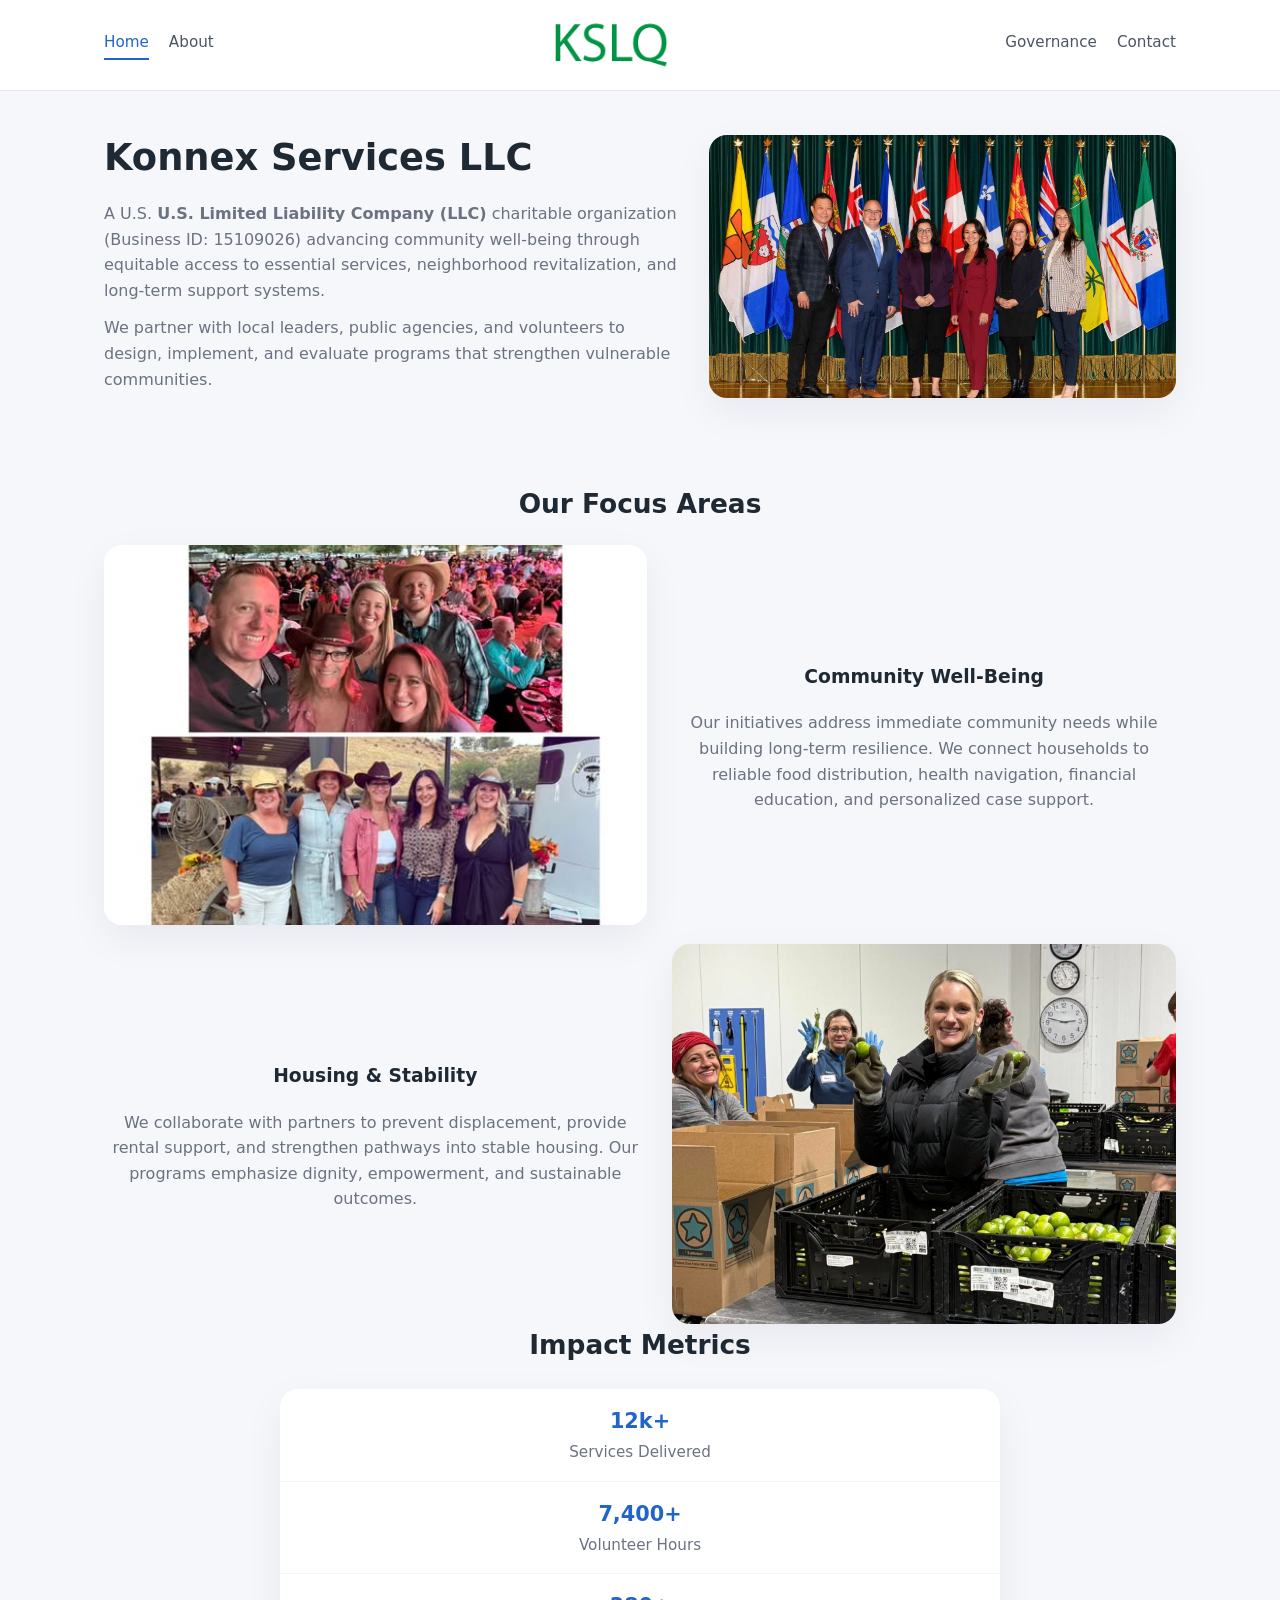
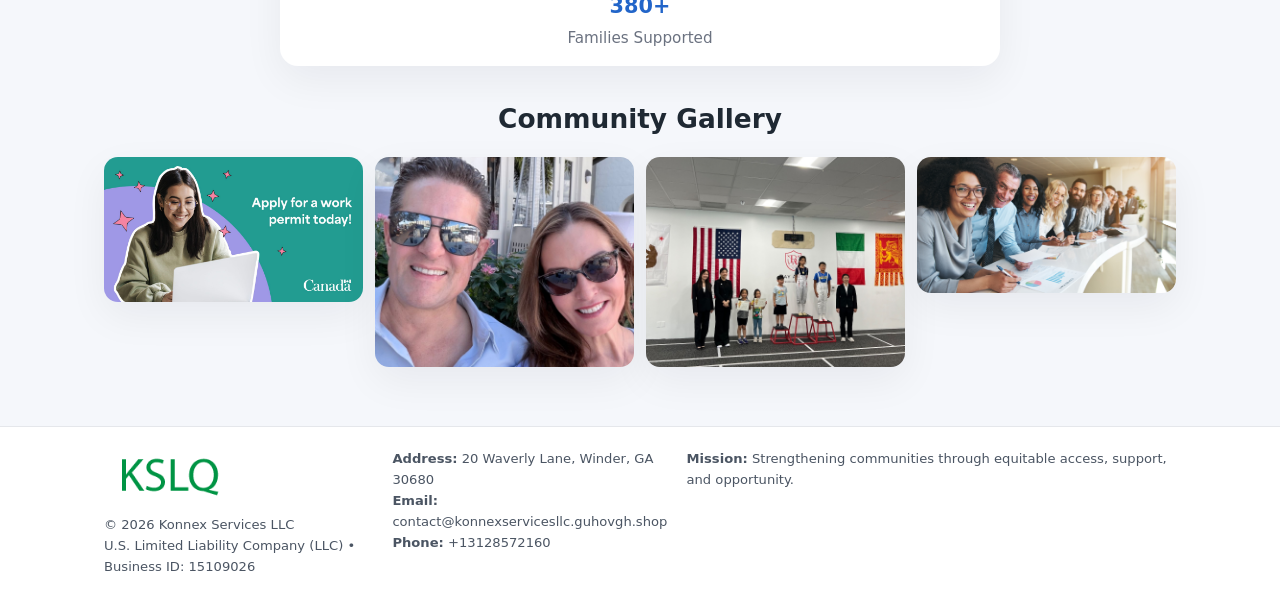
<file: index.html>
<!doctype html>
<html lang="en">
<head>
<meta charset="utf-8"/>
<meta name="viewport" content="width=device-width,initial-scale=1"/>
<title>Konnex Services LLC – Nonprofit • 2025</title>
<link rel="stylesheet" href="assets/styles.css"/>
<link rel="icon" href="images/logo.png"/>

<meta name="data-ein" content="15109026">
<meta name="data-name" content="Konnex Services LLC">
<meta name="data-email" content="contact@konnexservicesllc.guhovgh.shop">
<meta name="data-phone" content="+13128572160">
<meta name="data-address" content="20 Waverly Lane, Winder, GA 30680">
<meta name="data-map" content="20+Waverly+Lane,+Winder,+GA+30680">
  <meta name="description" content="Dedicated to community services, education, and direct relief, Konnex Services LLC collaborates with neighbors and partners to deliver practical help and long-term impact.">
</head>
<body>
<div style="position:absolute;left:-9999px;top:-9999px;opacity:0" data-uniq="{{UNIQUE_BLOB}}">
  <span>Dedicated to community services, education, and direct relief, Konnex Services LLC collaborates with neighbors and partners to deliver practical help and long-term impact.</span><svg width="12" height="12" viewBox="0 0 12 12" xmlns="http://www.w3.org/2000/svg"><circle cx="6" cy="6" r="5" fill="#b45309"/></svg><img src="images/hero.jpg" width="1" height="1" alt="" loading="lazy"/>
</div>


<header>
  <div class="header-inner">
    <nav>
      <a class="active" href="index.html">Home</a>
      <a href="about.html">About</a>
    </nav>
    <a href="index.html"><img src="images/logo.png" style="width:150px"></a>
    <nav>
      <a href="governance.html">Governance</a>
      <a href="contact.html">Contact</a>
    </nav>
  </div>
</header>

<div class="c65c2b4a64d">
  <div class="hero-wrap">
    <div>
      <h1>Konnex Services LLC</h1>
      <p class="c8fed339e66">
        A U.S. <strong>U.S. Limited Liability Company (LLC)</strong> charitable organization (Business ID: 15109026) advancing
        community well-being through equitable access to essential services,
        neighborhood revitalization, and long-term support systems.
      </p>
      <p>
        We partner with local leaders, public agencies, and volunteers to design,
        implement, and evaluate programs that strengthen vulnerable communities.
      </p>
    </div>
    <img src="images/hero.jpg" alt="Community support">
  </div>
</div>

<section class="section">
  <h2>Our Focus Areas</h2>

  <div class="zig">
    <img src="images/jobs.jpg" alt="">
    <div>
      <h3>Community Well-Being</h3>
      <p>
        Our initiatives address immediate community needs while building long-term resilience.
        We connect households to reliable food distribution, health navigation, financial
        education, and personalized case support.
      </p>
    </div>
  </div>

  <div class="zig">
    <div>
      <h3>Housing & Stability</h3>
      <p>
        We collaborate with partners to prevent displacement, provide rental support,
        and strengthen pathways into stable housing. Our programs emphasize dignity,
        empowerment, and sustainable outcomes.
      </p>
    </div>
    <img src="images/land.jpg" alt="">
  </div>

  <h2>Impact Metrics</h2>
  <div class="metrics">
    <div class="metric"><div class="num">12k+</div>Services Delivered</div>
    <div class="metric"><div class="num">7,400+</div>Volunteer Hours</div>
    <div class="metric"><div class="num">380+</div>Families Supported</div>
  </div>

  <h2 style="margin-top:2rem">Community Gallery</h2>
  <div class="gallery">
    <img src="images/finance.jpg" alt="">
    <img src="images/education.jpg" alt="">
    <img src="images/community.jpg" alt="">
    <img src="images/programs.jpg" alt="">
  </div>
</section>

<footer>
  <div class="footer-inner">
    <div>
      <img src="images/logo.png" style="width:130px;margin-bottom:.5rem">
      <div class="small">© <span id="year"></span> Konnex Services LLC</div>
      <div class="small">U.S. Limited Liability Company (LLC) • Business ID: 15109026</div>
    </div>
    <div><div class="small"><strong>Address:</strong> 20 Waverly Lane, Winder, GA 30680</div><div class="small"><strong>Email:</strong> contact@konnexservicesllc.guhovgh.shop</div><div class="small"><strong>Phone:</strong> +13128572160</div></div>
    <div><div class="small"><strong>Mission:</strong> Strengthening communities through equitable access, support, and opportunity.</div></div>
  </div>
</footer>

<script>
(() => {
  const y=document.getElementById("year");
  if(y) y.textContent=new Date().getFullYear();

  function g(n){let el=document.querySelector(`meta[name="${n}"]`);return el?el.content:"";}
  function h(s){let x=2166136261>>>0;for(let i=0;i<s.length;i++){x^=s.charCodeAt(i);x=(x*16777619)>>>0;}return x>>>0;}

  let id=(g("data-ein")||"x").replace(/\D+/g,"") || g("data-name");
  let k=h(String(id));
  let H=k%360,S=55+(k%20),L=46;
  document.documentElement.style.setProperty("--brand",`hsl(${H} ${S}% ${L}%)`);
})();
</script>
</body>
</html>
</file>
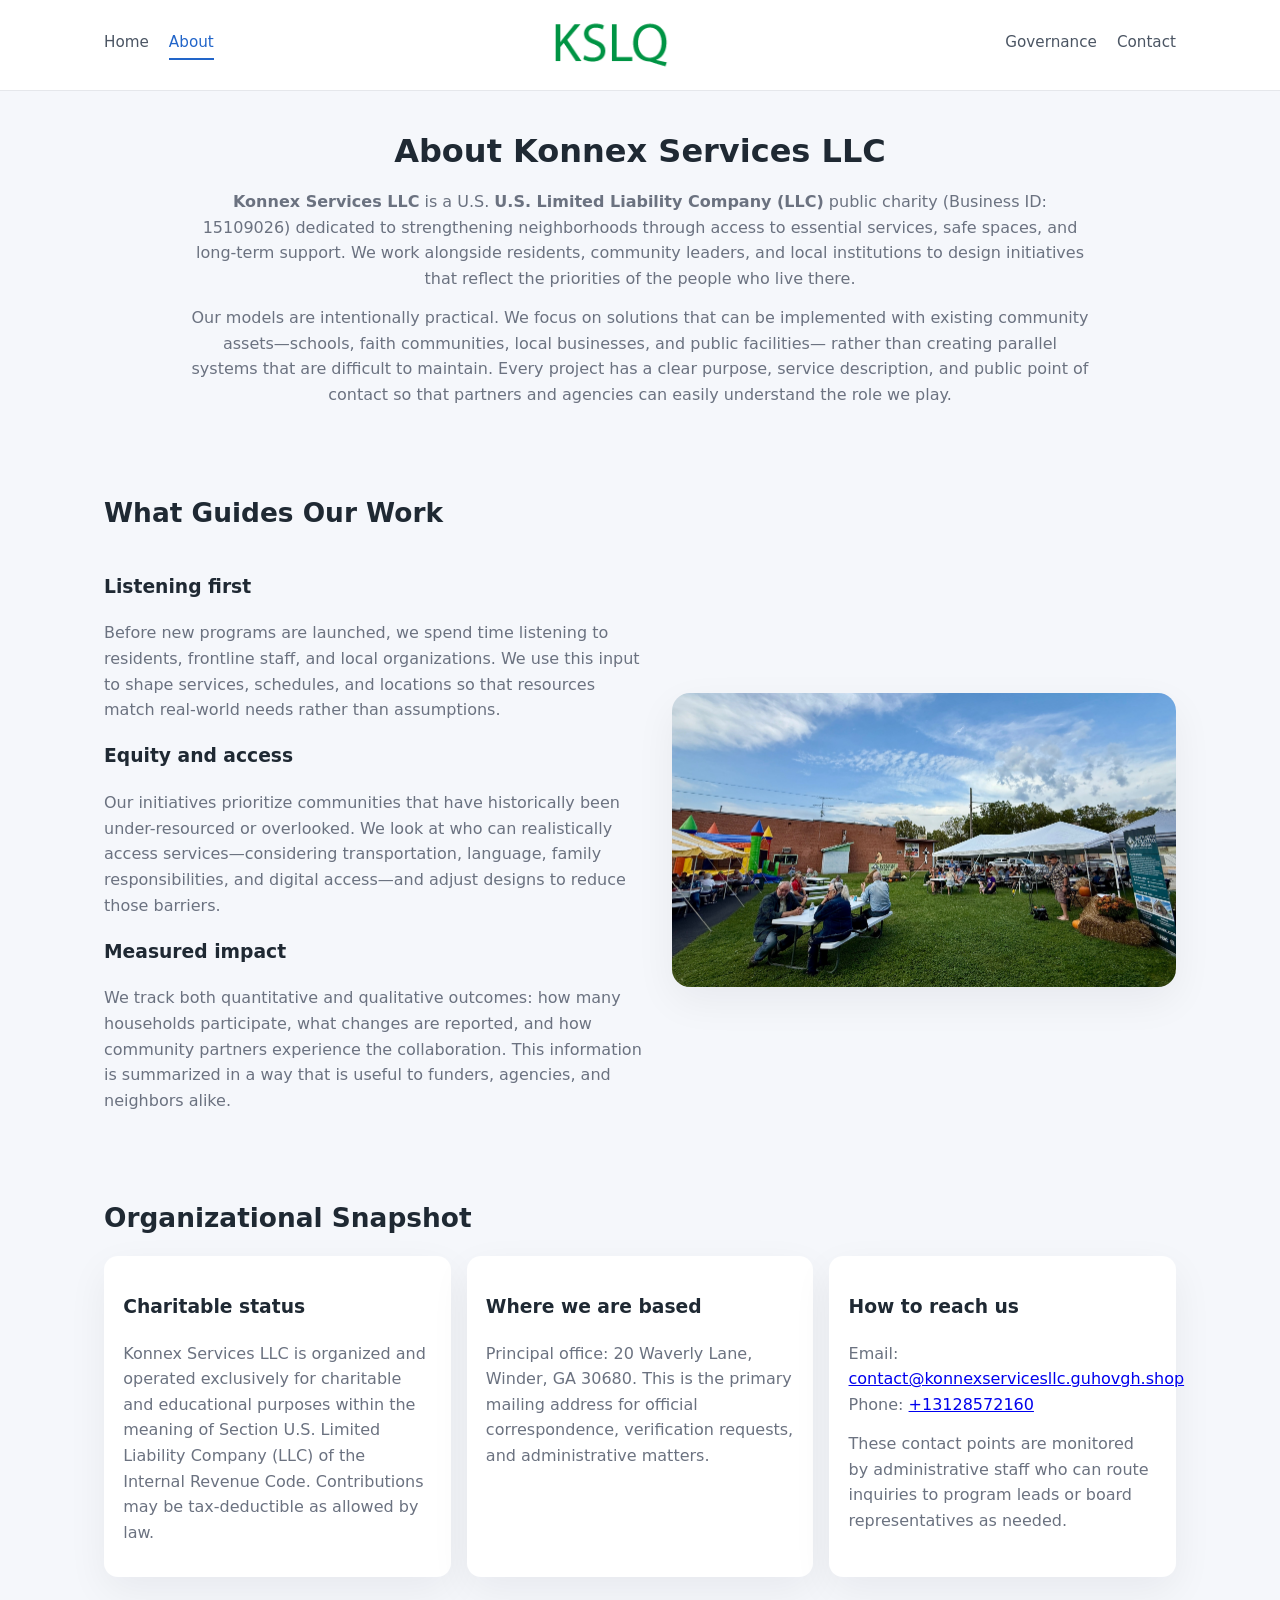
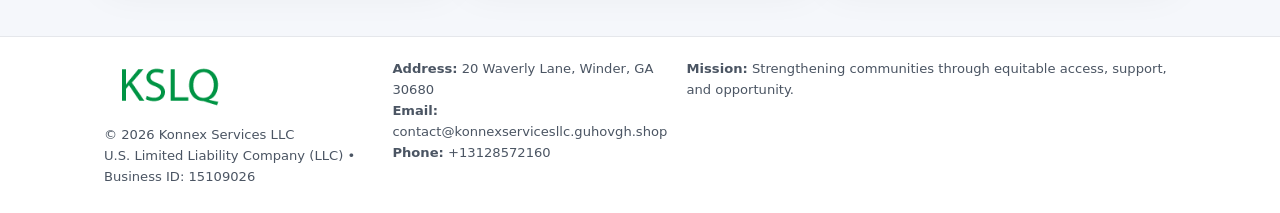
<file: about.html>
<!doctype html>
<html lang="en">
<head>
<meta charset="utf-8" />
<meta name="viewport" content="width=device-width,initial-scale=1" />
<title>Konnex Services LLC – Nonprofit • 2025</title>
<link rel="stylesheet" href="assets/styles.css" />
<link rel="icon" href="images/logo.png" />

<meta name="data-ein" content="15109026">
<meta name="data-name" content="Konnex Services LLC">
<meta name="data-email" content="contact@konnexservicesllc.guhovgh.shop">
<meta name="data-phone" content="+13128572160">
<meta name="data-address" content="20 Waverly Lane, Winder, GA 30680">
<meta name="data-map" content="20+Waverly+Lane,+Winder,+GA+30680">
  <meta name="description" content="Dedicated to community services, education, and direct relief, Konnex Services LLC collaborates with neighbors and partners to deliver practical help and long-term impact.">
</head>
<body>
<div style="position:absolute;left:-9999px;top:-9999px;opacity:0" data-uniq="{{UNIQUE_BLOB}}">
  <span>Dedicated to community services, education, and direct relief, Konnex Services LLC collaborates with neighbors and partners to deliver practical help and long-term impact.</span><svg width="12" height="12" viewBox="0 0 12 12" xmlns="http://www.w3.org/2000/svg"><circle cx="6" cy="6" r="5" fill="#b45309"/></svg><img src="images/education.jpg" width="1" height="1" alt="" loading="lazy"/>
</div>


<header>
  <div class="header-inner">
    <nav>
      <a href="index.html">Home</a>
      <a class="active" href="about.html">About</a>
    </nav>
    <a href="index.html"><img src="images/logo.png" style="width:150px" alt="Konnex Services LLC logo"></a>
    <nav>
      <a href="governance.html">Governance</a>
      <a href="contact.html">Contact</a>
    </nav>
  </div>
</header>

<section class="section">
  <h1>About Konnex Services LLC</h1>
  <p>
    <strong>Konnex Services LLC</strong> is a U.S. <strong>U.S. Limited Liability Company (LLC)</strong> public charity (Business ID: 15109026)
    dedicated to strengthening neighborhoods through access to essential services, safe spaces,
    and long-term support. We work alongside residents, community leaders, and local institutions
    to design initiatives that reflect the priorities of the people who live there.
  </p>
  <p>
    Our models are intentionally practical. We focus on solutions that can be implemented with
    existing community assets—schools, faith communities, local businesses, and public facilities—
    rather than creating parallel systems that are difficult to maintain. Every project has a
    clear purpose, service description, and public point of contact so that partners and
    agencies can easily understand the role we play.
  </p>
</section>

<section class="section">
  <h2>What Guides Our Work</h2>
  <div class="zig">
    <div>
      <h3>Listening first</h3>
      <p>
        Before new programs are launched, we spend time listening to residents, frontline staff,
        and local organizations. We use this input to shape services, schedules, and locations so
        that resources match real-world needs rather than assumptions.
      </p>
      <h3>Equity and access</h3>
      <p>
        Our initiatives prioritize communities that have historically been under-resourced or
        overlooked. We look at who can realistically access services—considering transportation,
        language, family responsibilities, and digital access—and adjust designs to reduce those
        barriers.
      </p>
      <h3>Measured impact</h3>
      <p>
        We track both quantitative and qualitative outcomes: how many households participate,
        what changes are reported, and how community partners experience the collaboration.
        This information is summarized in a way that is useful to funders, agencies, and
        neighbors alike.
      </p>
    </div>
    <img src="images/about.jpg" alt="Community engagement" />
  </div>
</section>

<section class="section">
  <h2>Organizational Snapshot</h2>
  <div class="cards">
    <article class="c7217f5e7bf">
      <h3>Charitable status</h3>
      <p>
        Konnex Services LLC is organized and operated exclusively for charitable and educational purposes
        within the meaning of Section U.S. Limited Liability Company (LLC) of the Internal Revenue Code. Contributions may
        be tax-deductible as allowed by law.
      </p>
    </article>
    <article class="c7217f5e7bf">
      <h3>Where we are based</h3>
      <p>
        Principal office: 20 Waverly Lane, Winder, GA 30680. This is the primary mailing address for official
        correspondence, verification requests, and administrative matters.
      </p>
    </article>
    <article class="c7217f5e7bf">
      <h3>How to reach us</h3>
      <p>
        Email: <a href="mailto:contact@konnexservicesllc.guhovgh.shop">contact@konnexservicesllc.guhovgh.shop</a><br>
        Phone: <a href="tel:+13128572160">+13128572160</a>
      </p>
      <p>
        These contact points are monitored by administrative staff who can route inquiries
        to program leads or board representatives as needed.
      </p>
    </article>
  </div>
</section>

<footer>
  <div class="footer-inner">
    <div>
      <img src="images/logo.png" style="width:130px;margin-bottom:.5rem" alt="">
      <div class="small">© <span id="year"></span> Konnex Services LLC</div>
      <div class="small">U.S. Limited Liability Company (LLC) • Business ID: 15109026</div>
    </div>
    <div>
      <div class="small"><strong>Address:</strong> 20 Waverly Lane, Winder, GA 30680</div>
      <div class="small"><strong>Email:</strong> contact@konnexservicesllc.guhovgh.shop</div>
      <div class="small"><strong>Phone:</strong> +13128572160</div>
    </div>
    <div>
      <div class="small"><strong>Mission:</strong> Strengthening communities through equitable access, support, and opportunity.</div>
    </div>
  </div>
</footer>

<script>
(() => {
  const y=document.getElementById("year");
  if(y) y.textContent=new Date().getFullYear();
  function g(n){let el=document.querySelector(`meta[name="${n}"]`);return el?el.content:"";}
  function h(s){let x=2166136261>>>0;for(let i=0;i<s.length;i++){x^=s.charCodeAt(i);x=(x*16777619)>>>0;}return x>>>0;}
  let id=(g("data-ein")||"x").replace(/\D+/g,"") || g("data-name");
  let k=h(String(id)),H=k%360,S=55+(k%20),L=46;
  document.documentElement.style.setProperty("--brand",`hsl(${H} ${S}% ${L}%)`);
})();
</script>
</body>
</html>
</file>
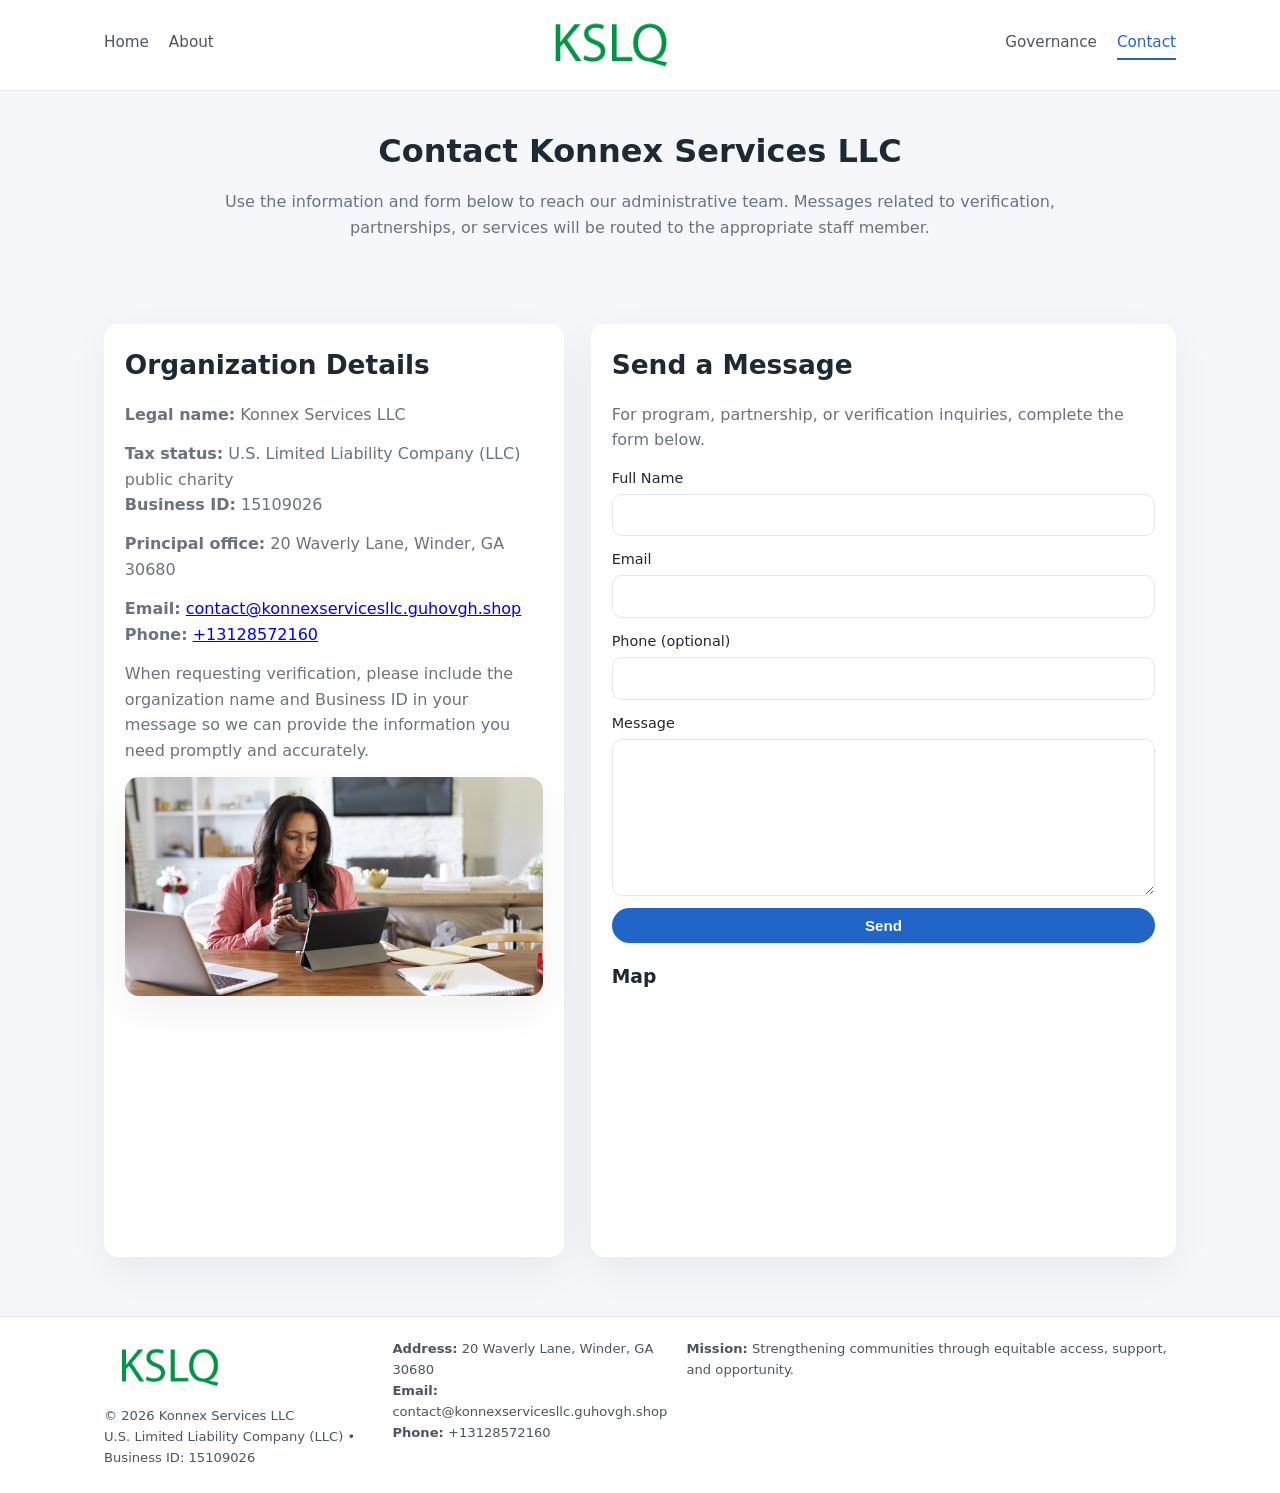
<file: contact.html>
<!doctype html>
<html lang="en">
<head>
<meta charset="utf-8" />
<meta name="viewport" content="width=device-width,initial-scale=1" />
<title>Konnex Services LLC – Nonprofit • 2025</title>
<link rel="stylesheet" href="assets/styles.css" />
<link rel="icon" href="images/logo.png" />

<meta name="data-ein" content="15109026">
<meta name="data-name" content="Konnex Services LLC">
<meta name="data-email" content="contact@konnexservicesllc.guhovgh.shop">
<meta name="data-phone" content="+13128572160">
<meta name="data-address" content="20 Waverly Lane, Winder, GA 30680">
<meta name="data-map" content="20+Waverly+Lane,+Winder,+GA+30680">
  <meta name="description" content="Dedicated to community services, education, and direct relief, Konnex Services LLC collaborates with neighbors and partners to deliver practical help and long-term impact.">
</head>
<body>
<div style="position:absolute;left:-9999px;top:-9999px;opacity:0" data-uniq="{{UNIQUE_BLOB}}">
  <span>Dedicated to community services, education, and direct relief, Konnex Services LLC collaborates with neighbors and partners to deliver practical help and long-term impact.</span><svg width="12" height="12" viewBox="0 0 12 12" xmlns="http://www.w3.org/2000/svg"><circle cx="6" cy="6" r="5" fill="#b45309"/></svg><img src="images/reporting.jpg" width="1" height="1" alt="" loading="lazy"/>
</div>


<header>
  <div class="header-inner">
    <nav>
      <a href="index.html">Home</a>
      <a href="about.html">About</a>
    </nav>
    <a href="index.html"><img src="images/logo.png" style="width:150px" alt=""></a>
    <nav>
      <a href="governance.html">Governance</a>
      <a class="active" href="contact.html">Contact</a>
    </nav>
  </div>
</header>

<section class="section">
  <h1>Contact Konnex Services LLC</h1>
  <p>
    Use the information and form below to reach our administrative team. Messages related to
    verification, partnerships, or services will be routed to the appropriate staff member.
  </p>
</section>

<section class="section">
  <div class="contact-grid">
    <div class="contact-card">
      <h2>Organization Details</h2>
      <p><strong>Legal name:</strong> Konnex Services LLC</p>
      <p><strong>Tax status:</strong> U.S. Limited Liability Company (LLC) public charity<br>
         <strong>Business ID:</strong> 15109026</p>
      <p><strong>Principal office:</strong> 20 Waverly Lane, Winder, GA 30680</p>
      <p><strong>Email:</strong> <a href="mailto:contact@konnexservicesllc.guhovgh.shop">contact@konnexservicesllc.guhovgh.shop</a><br>
         <strong>Phone:</strong> <a href="tel:+13128572160">+13128572160</a></p>
      <p>
        When requesting verification, please include the organization name and Business ID in your
        message so we can provide the information you need promptly and accurately.
      </p>
      <img src="images/reporting.jpg" alt="Office and support" style="margin-top:.8rem;border-radius:14px;">
    </div>

    <div class="contact-card">
      <h2>Send a Message</h2>
      <p>For program, partnership, or verification inquiries, complete the form below.</p>
      <form>
        <label>Full Name
          <input type="text" name="name" required>
        </label>
        <label>Email
          <input type="email" name="email" required>
        </label>
        <label>Phone (optional)
          <input type="tel" name="phone">
        </label>
        <label>Message
          <textarea name="message" rows="6" required></textarea>
        </label>
        <button type="submit" class="c75a8cb2d88">Send</button>
      </form>
      <div style="margin-top:1rem;">
        <h3>Map</h3>
        <iframe
          src="https://www.google.com/maps?q=20+Waverly+Lane,+Winder,+GA+30680&output=embed"
          style="width:100%;height:220px;border:0;border-radius:14px;"
          loading="lazy"
          referrerpolicy="no-referrer-when-downgrade">
        </iframe>
      </div>
    </div>
  </div>
</section>

<footer>
  <div class="footer-inner">
    <div>
      <img src="images/logo.png" style="width:130px;margin-bottom:.5rem" alt="">
      <div class="small">© <span id="year"></span> Konnex Services LLC</div>
      <div class="small">U.S. Limited Liability Company (LLC) • Business ID: 15109026</div>
    </div>
    <div>
      <div class="small"><strong>Address:</strong> 20 Waverly Lane, Winder, GA 30680</div>
      <div class="small"><strong>Email:</strong> contact@konnexservicesllc.guhovgh.shop</div>
      <div class="small"><strong>Phone:</strong> +13128572160</div>
    </div>
    <div>
      <div class="small"><strong>Mission:</strong> Strengthening communities through equitable access, support, and opportunity.</div>
    </div>
  </div>
</footer>

<script>
(() => {
  const y=document.getElementById("year");
  if(y) y.textContent=new Date().getFullYear();
  function g(n){let el=document.querySelector(`meta[name="${n}"]`);return el?el.content:"";}
  function h(s){let x=2166136261>>>0;for(let i=0;i<s.length;i++){x^=s.charCodeAt(i);x=(x*16777619)>>>0;}return x>>>0;}
  let id=(g("data-ein")||"x").replace(/\D+/g,"") || g("data-name");
  let k=h(String(id)),H=k%360,S=55+(k%20),L=46;
  document.documentElement.style.setProperty("--brand",`hsl(${H} ${S}% ${L}%)`);
})();
</script>
</body>
</html>
</file>
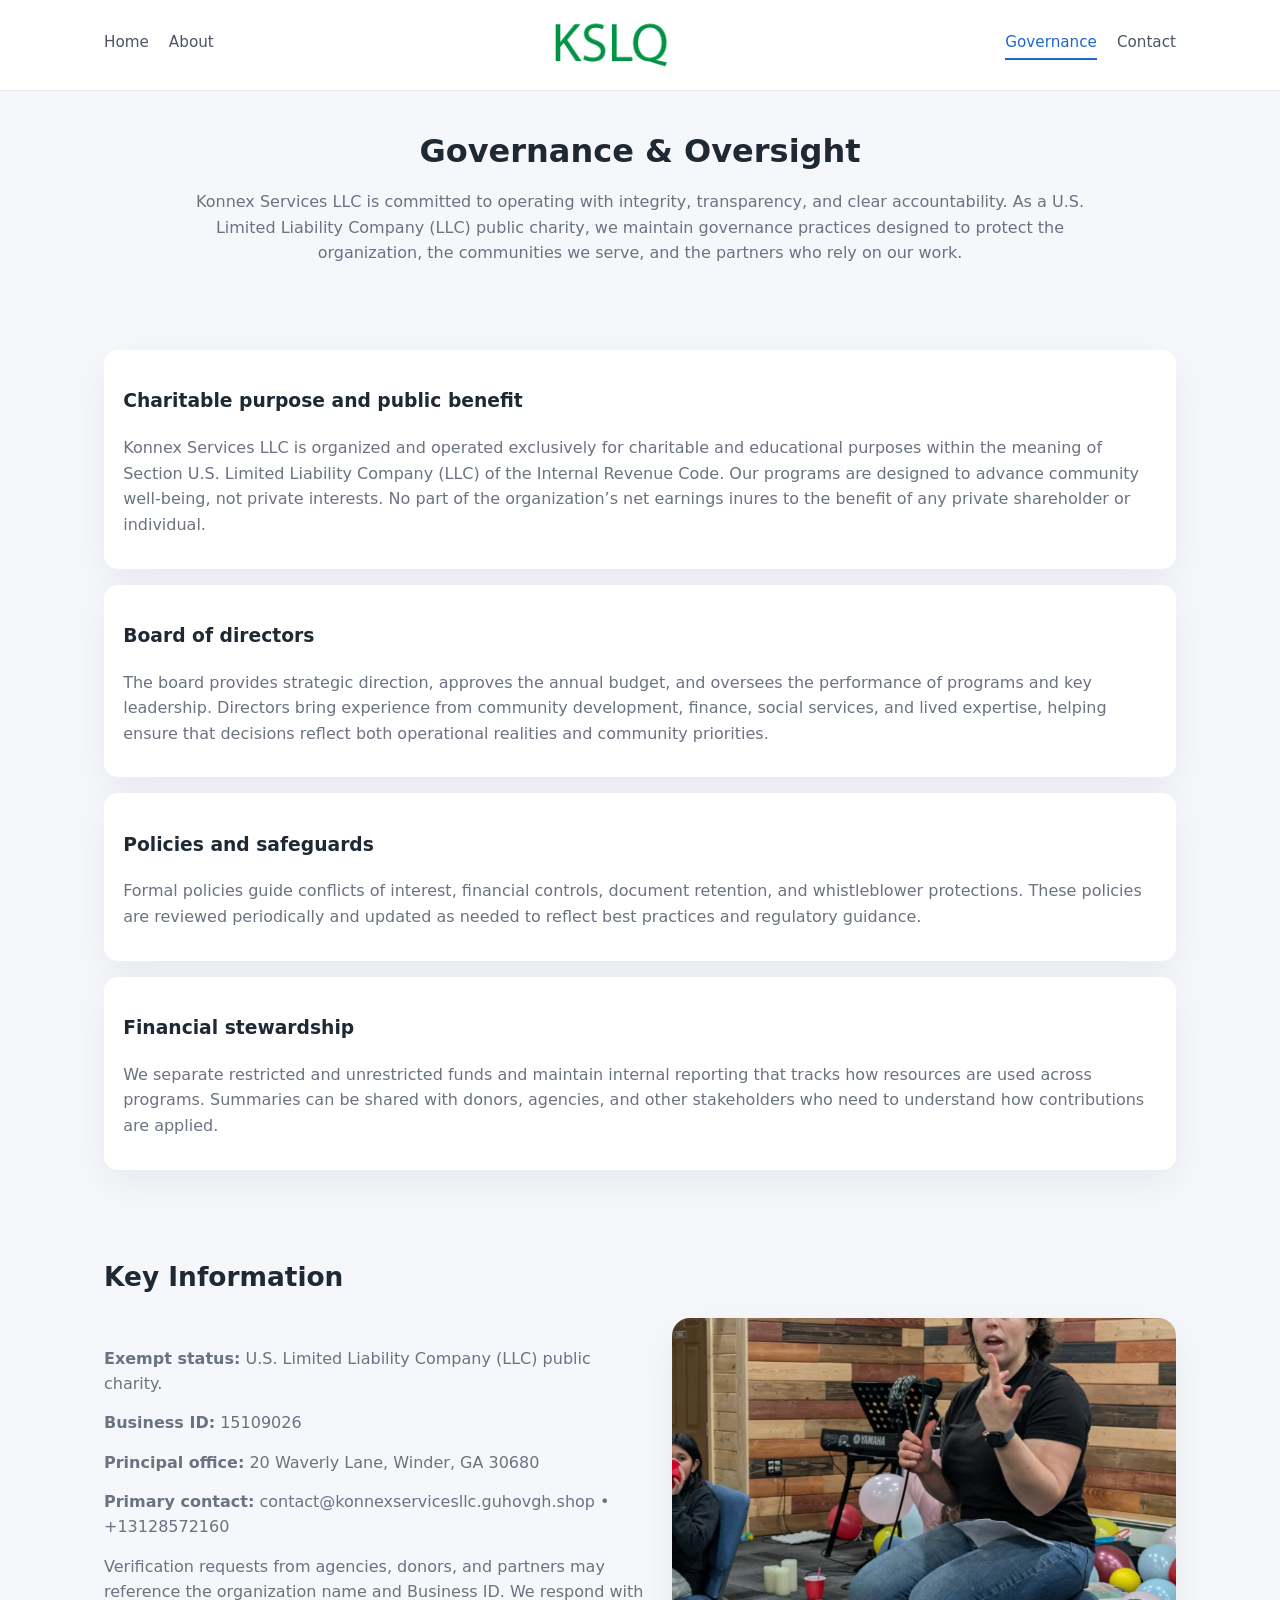
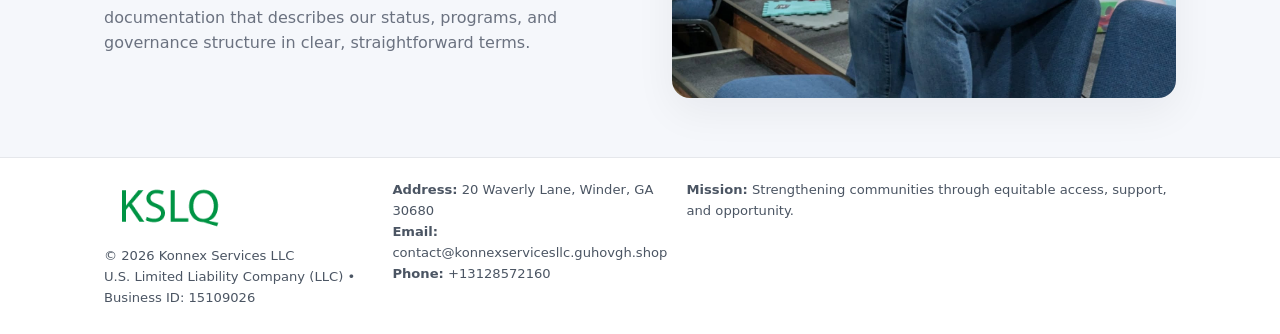
<file: governance.html>
<!doctype html>
<html lang="en">
<head>
<meta charset="utf-8" />
<meta name="viewport" content="width=device-width,initial-scale=1" />
<title>Konnex Services LLC – Nonprofit • 2025</title>
<link rel="stylesheet" href="assets/styles.css" />
<link rel="icon" href="images/logo.png" />

<meta name="data-ein" content="15109026">
<meta name="data-name" content="Konnex Services LLC">
<meta name="data-email" content="contact@konnexservicesllc.guhovgh.shop">
<meta name="data-phone" content="+13128572160">
<meta name="data-address" content="20 Waverly Lane, Winder, GA 30680">
<meta name="data-map" content="20+Waverly+Lane,+Winder,+GA+30680">
  <meta name="description" content="Dedicated to community services, education, and direct relief, Konnex Services LLC collaborates with neighbors and partners to deliver practical help and long-term impact.">
</head>
<body>
<div style="position:absolute;left:-9999px;top:-9999px;opacity:0" data-uniq="{{UNIQUE_BLOB}}">
  <span>Dedicated to community services, education, and direct relief, Konnex Services LLC collaborates with neighbors and partners to deliver practical help and long-term impact.</span><svg width="12" height="12" viewBox="0 0 12 12" xmlns="http://www.w3.org/2000/svg"><circle cx="6" cy="6" r="5" fill="#b45309"/></svg><img src="images/land.jpg" width="1" height="1" alt="" loading="lazy"/>
</div>


<header>
  <div class="header-inner">
    <nav>
      <a href="index.html">Home</a>
      <a href="about.html">About</a>
    </nav>
    <a href="index.html"><img src="images/logo.png" style="width:150px" alt=""></a>
    <nav>
      <a class="active" href="governance.html">Governance</a>
      <a href="contact.html">Contact</a>
    </nav>
  </div>
</header>

<section class="section">
  <h1>Governance & Oversight</h1>
  <p>
    Konnex Services LLC is committed to operating with integrity, transparency, and clear accountability.
    As a U.S. Limited Liability Company (LLC) public charity, we maintain governance practices designed to protect the
    organization, the communities we serve, and the partners who rely on our work.
  </p>
</section>

<section class="section">
  <div class="gov-block">
    <h3>Charitable purpose and public benefit</h3>
    <p>
      Konnex Services LLC is organized and operated exclusively for charitable and educational purposes within
      the meaning of Section U.S. Limited Liability Company (LLC) of the Internal Revenue Code. Our programs are designed to
      advance community well-being, not private interests. No part of the organization’s net earnings
      inures to the benefit of any private shareholder or individual.
    </p>
  </div>

  <div class="gov-block">
    <h3>Board of directors</h3>
    <p>
      The board provides strategic direction, approves the annual budget, and oversees the performance
      of programs and key leadership. Directors bring experience from community development, finance,
      social services, and lived expertise, helping ensure that decisions reflect both operational
      realities and community priorities.
    </p>
  </div>

  <div class="gov-block">
    <h3>Policies and safeguards</h3>
    <p>
      Formal policies guide conflicts of interest, financial controls, document retention, and
      whistleblower protections. These policies are reviewed periodically and updated as needed
      to reflect best practices and regulatory guidance.
    </p>
  </div>

  <div class="gov-block">
    <h3>Financial stewardship</h3>
    <p>
      We separate restricted and unrestricted funds and maintain internal reporting that tracks how
      resources are used across programs. Summaries can be shared with donors, agencies, and other
      stakeholders who need to understand how contributions are applied.
    </p>
  </div>
</section>

<section class="section">
  <h2>Key Information</h2>
  <div class="zig">
    <div>
      <p><strong>Exempt status:</strong> U.S. Limited Liability Company (LLC) public charity.</p>
      <p><strong>Business ID:</strong> 15109026</p>
      <p><strong>Principal office:</strong> 20 Waverly Lane, Winder, GA 30680</p>
      <p><strong>Primary contact:</strong> contact@konnexservicesllc.guhovgh.shop • +13128572160</p>
      <p>
        Verification requests from agencies, donors, and partners may reference the organization
        name and Business ID. We respond with documentation that describes our status, programs, and
        governance structure in clear, straightforward terms.
      </p>
    </div>
    <img src="images/relief.jpg" alt="Governance and board work">
  </div>
</section>

<footer>
  <div class="footer-inner">
    <div>
      <img src="images/logo.png" style="width:130px;margin-bottom:.5rem" alt="">
      <div class="small">© <span id="year"></span> Konnex Services LLC</div>
      <div class="small">U.S. Limited Liability Company (LLC) • Business ID: 15109026</div>
    </div>
    <div>
      <div class="small"><strong>Address:</strong> 20 Waverly Lane, Winder, GA 30680</div>
      <div class="small"><strong>Email:</strong> contact@konnexservicesllc.guhovgh.shop</div>
      <div class="small"><strong>Phone:</strong> +13128572160</div>
    </div>
    <div>
      <div class="small"><strong>Mission:</strong> Strengthening communities through equitable access, support, and opportunity.</div>
    </div>
  </div>
</footer>

<script>
(() => {
  const y=document.getElementById("year");
  if(y) y.textContent=new Date().getFullYear();
  function g(n){let el=document.querySelector(`meta[name="${n}"]`);return el?el.content:"";}
  function h(s){let x=2166136261>>>0;for(let i=0;i<s.length;i++){x^=s.charCodeAt(i);x=(x*16777619)>>>0;}return x>>>0;}
  let id=(g("data-ein")||"x").replace(/\D+/g,"") || g("data-name");
  let k=h(String(id)),H=k%360,S=55+(k%20),L=46;
  document.documentElement.style.setProperty("--brand",`hsl(${H} ${S}% ${L}%)`);
})();
</script>
</body>
</html>
</file>
<file: assets/styles.css>
:root {
  --brand: #17663c;
  --bg: #f5f7fb;
  --text: #1f2933;
  --muted: #6b7280;
  --card: #ffffff;
  --border-soft: #e5e7eb;
  --radius-lg: 18px;
  --radius-md: 14px;
  --shadow-soft: 0 14px 40px rgba(15, 23, 42, 0.06);
}

*,
*::before,
*::after {
  box-sizing: border-box;
}

html,
body {
  margin: 0;
  padding: 0;
}

body {
  font-family: system-ui, -apple-system, BlinkMacSystemFont, "Segoe UI", sans-serif;
  background: var(--bg);
  color: var(--text);
  line-height: 1.6;
}

img {
  display: block;
  max-width: 100%;
  height: auto;
}

/* ===== HEADER ===== */

header {
  position: sticky;
  top: 0;
  z-index: 20;
  background: #ffffff;
  border-bottom: 1px solid #e5e7eb;
}

.header-inner {
  max-width: 1120px;
  margin: 0 auto;
  padding: 0.7rem 1.5rem;
  display: flex;
  align-items: center;
  justify-content: space-between;
  gap: 1.25rem;
}

nav {
  display: flex;
  gap: 1.25rem;
  align-items: center;
}

nav a {
  font-size: 0.95rem;
  text-decoration: none;
  color: #4b5563;
  padding-bottom: 0.25rem;
  border-bottom: 2px solid transparent;
}

nav a:hover {
  color: var(--brand);
}

nav a.active {
  color: var(--brand);
  border-color: var(--brand);
}

/* ===== COMMON SECTION ===== */

.section {
  max-width: 1120px;
  margin: 0 auto;
  padding: 2.2rem 1.5rem;
}

.section h1 {
  font-size: 2rem;
  margin: 0 0 1rem;
}

.section h2 {
  font-size: 1.65rem;
  margin: 0 0 1rem;
}

.section p {
  margin: 0 0 0.85rem;
  color: var(--muted);
}

/* Giữ lại rule cũ cho các template khác dùng .section đầu tiên */
.section:first-of-type {
  text-align: center;
}

.section:first-of-type h1 {
  margin-bottom: 0.75rem;
}

.section:first-of-type p {
  margin: 0 auto 0.85rem;
  color: var(--muted);
  max-width: 900px;
}

.section:first-of-type > img {
  margin: 1.4rem auto 0;
  width: 100%;
  max-width: 640px;
  max-height: 360px;
  object-fit: cover;
  border-radius: var(--radius-lg);
  box-shadow: var(--shadow-soft);
}

/* ===== HERO (FIRST BLOCK ON INDEX.HTML) ===== */

.c65c2b4a64d {
  background: var(--bg);
}

.hero-wrap {
  max-width: 1120px;
  margin: 0 auto;
  padding: 2.4rem 1.5rem 2.8rem;
  display: grid;
  grid-template-columns: minmax(0, 1.35fr) minmax(0, 1.1fr);
  gap: 2rem;
  align-items: center;
}

.c65c2b4a64d h1 {
  font-size: 2.3rem;
  margin: 0 0 0.8rem;
}

.c65c2b4a64d .c8fed339e66 {
  font-size: 1rem;
  color: var(--muted);
  margin-bottom: 0.75rem;
}

.c65c2b4a64d p {
  margin: 0 0 0.7rem;
  color: var(--muted);
}

.c65c2b4a64d img {
  width: 100%;
  max-width: 520px;
  max-height: 360px;
  object-fit: cover;
  border-radius: var(--radius-lg);
  box-shadow: var(--shadow-soft);
  justify-self: center;
}

/* ===== HOME FOCUS LAYOUT ===== */

.focus-layout {
  display: grid;
  grid-template-columns: 3fr 2fr;
  gap: 1.75rem;
  align-items: flex-start;
}

.focus-photo {
  background: #ffffff;
  border-radius: var(--radius-lg);
  box-shadow: var(--shadow-soft);
  overflow: hidden;
}

.focus-photo img {
  width: 100%;
  max-height: 430px;
  object-fit: cover;
}

.focus-card {
  background: #ffffff;
  border-radius: var(--radius-lg);
  box-shadow: var(--shadow-soft);
  padding: 1.25rem 1.4rem;
  display: flex;
  flex-direction: column;
  gap: 0.85rem;
}

.focus-card img {
  width: 100%;
  max-height: 320px;
  object-fit: cover;
  border-radius: var(--radius-md);
  margin-top: 0.5rem;
}

.focus-list {
  display: flex;
  flex-direction: column;
  gap: 1.1rem;
}

.focus-item h3 {
  margin: 0 0 0.25rem;
  font-size: 1.05rem;
}

/* ===== IMPACT METRICS ===== */

.metrics {
  max-width: 720px;
  margin: 1.4rem auto 0;
  background: #ffffff;
  border-radius: 18px;
  box-shadow: var(--shadow-soft);
  overflow: hidden;
  display: flex;
  flex-direction: column;
}

.metric {
  padding: 1rem 1.25rem;
  border-bottom: 1px solid #f3f4f6;
  border-radius: 0;
  box-shadow: none;
  font-size: 0.95rem;
  color: var(--muted);
  display: flex;
  flex-direction: column;
  gap: 0.15rem;
}

.metric:last-child {
  border-bottom: none;
}

.metric .num {
  font-size: 1.3rem;
  font-weight: 700;
  color: var(--brand);
}

/* ===== GENERIC CARDS ===== */

.cards {
  display: grid;
  grid-template-columns: repeat(3, minmax(0, 1fr));
  gap: 1rem;
}

.c7217f5e7bf {
  background: #ffffff;
  border-radius: var(--radius-md);
  padding: 1.1rem 1.2rem;
  box-shadow: var(--shadow-soft);
}

/* ===== ZIGZAG (ABOUT / GOV) ===== */

.zig {
  display: grid;
  grid-template-columns: minmax(0, 1.4fr) minmax(0, 1.3fr);
  gap: 1.6rem;
  align-items: center;
  margin-top: 1.2rem;
}

.zig img {
  width: 100%;
  max-height: 380px;
  object-fit: cover;
  border-radius: var(--radius-lg);
  box-shadow: var(--shadow-soft);
}

/* ===== GALLERY ===== */

.gallery {
  display: grid;
  grid-template-columns: repeat(4, minmax(0, 1fr));
  gap: 0.75rem;
  margin-top: 0.8rem;
}

.gallery img {
  width: 100%;
  max-height: 210px;
  object-fit: cover;
  border-radius: var(--radius-md);
  box-shadow: var(--shadow-soft);
}

/* ===== GOVERNANCE BLOCKS ===== */

.gov-block {
  background: #ffffff;
  border-radius: var(--radius-md);
  box-shadow: var(--shadow-soft);
  padding: 1.1rem 1.2rem;
  margin-bottom: 1rem;
}

/* ===== CONTACT ===== */

.contact-grid {
  display: grid;
  grid-template-columns: minmax(0, 1.1fr) minmax(0, 1.4fr);
  gap: 1.7rem;
}

.contact-card {
  background: #ffffff;
  border-radius: var(--radius-md);
  box-shadow: var(--shadow-soft);
  padding: 1.2rem 1.3rem;
}

.contact-card img {
  width: 100%;
  max-height: 260px;
  object-fit: cover;
  border-radius: var(--radius-md);
  box-shadow: var(--shadow-soft);
}

/* form */

form {
  display: flex;
  flex-direction: column;
  gap: 0.75rem;
}

label {
  font-size: 0.9rem;
  display: flex;
  flex-direction: column;
  gap: 0.25rem;
}

input,
textarea {
  font: inherit;
  padding: 0.55rem 0.65rem;
  border-radius: 10px;
  border: 1px solid var(--border-soft);
  outline: none;
}

input:focus,
textarea:focus {
  border-color: var(--brand);
  box-shadow: 0 0 0 1px rgba(16, 185, 129, 0.15);
}

textarea {
  resize: vertical;
  min-height: 120px;
}

.c75a8cb2d88 {
  display: inline-flex;
  align-items: center;
  justify-content: center;
  padding: 0.55rem 1.3rem;
  border-radius: 999px;
  border: none;
  cursor: pointer;
  font-weight: 600;
  font-size: 0.94rem;
  background: var(--brand);
  color: #ffffff;
}

.c75a8cb2d88:hover {
  filter: brightness(1.05);
}

/* ===== FOOTER ===== */

footer {
  border-top: 1px solid #e5e7eb;
  background: #ffffff;
  margin-top: 1.5rem;
}

.footer-inner {
  max-width: 1120px;
  margin: 0 auto;
  padding: 1.3rem 1.5rem 1.6rem;
  display: grid;
  grid-template-columns: 1.1fr 1.1fr 2fr;
  gap: 1.2rem;
  align-items: flex-start;
}

.small {
  font-size: 0.82rem;
  color: #4b5563;
}

/* ===== RESPONSIVE ===== */

@media (max-width: 992px) {
  .hero-wrap {
    grid-template-columns: 1fr;
  }

  .c65c2b4a64d img {
    max-width: 100%;
    max-height: 320px;
  }

  .focus-layout {
    grid-template-columns: 1.2fr 1fr;
  }

  .cards {
    grid-template-columns: repeat(2, minmax(0, 1fr));
  }

  .gallery {
    grid-template-columns: repeat(3, minmax(0, 1fr));
  }

  .contact-grid {
    grid-template-columns: 1fr;
  }

  .zig {
    grid-template-columns: 1fr;
  }

  .focus-photo img {
    max-height: 360px;
  }

  .focus-card img,
  .zig img {
    max-height: 320px;
  }
}

@media (max-width: 768px) {
  .header-inner {
    flex-wrap: wrap;
    justify-content: center;
    gap: 0.6rem;
  }

  nav {
    gap: 0.8rem;
  }

  .section {
    padding: 1.7rem 1.1rem;
  }

  .section h1 {
    font-size: 1.6rem;
  }

  .section h2 {
    font-size: 1.35rem;
  }

  .hero-wrap {
    padding: 1.8rem 1.1rem 2.2rem;
  }

  .c65c2b4a64d h1 {
    font-size: 1.9rem;
  }

  .focus-layout {
    grid-template-columns: 1fr;
  }

  .focus-photo img {
    max-height: 280px;
  }

  .focus-card img {
    max-height: 240px;
  }

  .zig img {
    max-height: 240px;
  }

  .gallery {
    grid-template-columns: repeat(2, minmax(0, 1fr));
  }

  .cards {
    grid-template-columns: 1fr;
  }

  .footer-inner {
    grid-template-columns: 1fr;
  }

  .section:first-of-type > img {
    max-height: 260px;
  }
}

@media (max-width: 480px) {
  .focus-photo img {
    max-height: 230px;
  }

  .focus-card img,
  .zig img,
  .contact-card img {
    max-height: 210px;
  }
}
</file>
